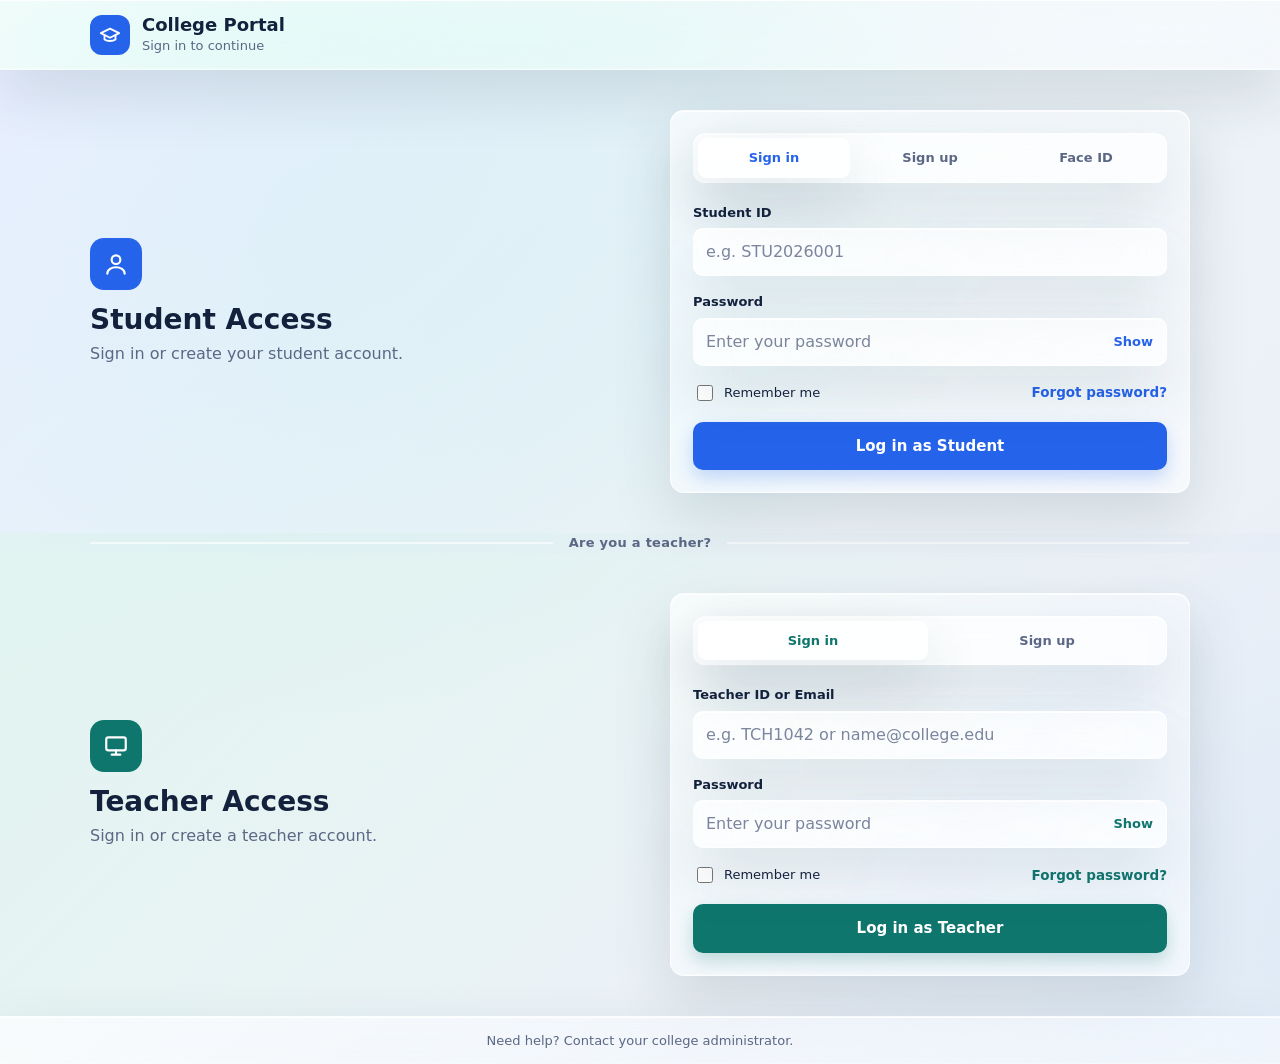
<file: xl/index.html>
<!DOCTYPE html>
<html lang="en">
<head>
  <meta charset="UTF-8">
  <meta name="viewport" content="width=device-width, initial-scale=1.0">
  <title>College Portal | Login</title>
  <link rel="stylesheet" href="style.css?v=20261010-3">
</head>
<body>
  <header class="site-header">
    <div class="brand">
      <span class="brand__logo" aria-hidden="true">
        <svg width="22" height="22" viewBox="0 0 24 24" fill="none" stroke="currentColor" stroke-width="2" stroke-linecap="round" stroke-linejoin="round"><path d="M22 10 12 5 2 10l10 5 10-5z"/><path d="M6 12v5c3 2 9 2 12 0v-5"/></svg>
      </span>
      <div>
        <h1 class="brand__name">College Portal</h1>
        <p class="brand__tag">Sign in to continue</p>
      </div>
    </div>
  </header>

  <main class="split">
    <!-- ================= STUDENT (top half) ================= -->
    <section class="panel panel--student" aria-labelledby="student-title">
      <div class="panel__intro">
        <span class="panel__icon" aria-hidden="true">
          <svg width="26" height="26" viewBox="0 0 24 24" fill="none" stroke="currentColor" stroke-width="2" stroke-linecap="round" stroke-linejoin="round"><circle cx="12" cy="8" r="4"/><path d="M4 21c0-4 4-6 8-6s8 2 8 6"/></svg>
        </span>
        <h2 id="student-title">Student Access</h2>
        <p>Sign in or create your student account.</p>
      </div>

      <div class="card">
        <div class="tabs student-tabs" role="tablist" aria-label="Student access method">
          <button class="tab is-active" role="tab" id="tab-id" aria-controls="pane-id" aria-selected="true" type="button">Sign in</button>
          <button class="tab" role="tab" id="tab-register" aria-controls="pane-register" aria-selected="false" tabindex="-1" type="button">Sign up</button>
          <button class="tab" role="tab" id="tab-frs" aria-controls="pane-frs" aria-selected="false" tabindex="-1" type="button">Face ID</button>
        </div>

        <!-- Option 1: Student ID + password -->
        <div class="pane" id="pane-id" role="tabpanel" aria-labelledby="tab-id">
          <form id="student-form" novalidate>
            <div class="field">
              <label for="student-id">Student ID</label>
              <input id="student-id" name="studentId" type="text" autocomplete="username" placeholder="e.g. STU2026001" aria-describedby="student-id-err">
              <p class="field__error" id="student-id-err" role="alert"></p>
            </div>
            <div class="field">
              <label for="student-pass">Password</label>
              <div class="password">
                <input id="student-pass" name="password" type="password" autocomplete="current-password" placeholder="Enter your password" aria-describedby="student-pass-err">
                <button class="password__toggle" type="button" data-toggle="student-pass" aria-label="Show password">Show</button>
              </div>
              <p class="field__error" id="student-pass-err" role="alert"></p>
            </div>
            <div class="row">
              <label class="check"><input type="checkbox" name="remember"> Remember me</label>
              <a class="link" href="#">Forgot password?</a>
            </div>
            <div class="alert" role="status" aria-live="polite" hidden></div>
            <button class="btn btn--primary" type="submit"><span class="btn__label">Log in as Student</span></button>
          </form>
        </div>

        <div class="pane" id="pane-register" role="tabpanel" aria-labelledby="tab-register" hidden>
          <form id="student-register-form" novalidate>
            <p class="hint">Use the student ID assigned by your college.</p>
            <div class="field">
              <label for="new-student-id">Student ID</label>
              <input id="new-student-id" name="studentId" type="text" autocomplete="username" placeholder="e.g. STU2027001" aria-describedby="new-student-id-err">
              <p class="field__error" id="new-student-id-err" role="alert"></p>
            </div>
            <div class="field">
              <label for="new-student-name">Full name</label>
              <input id="new-student-name" name="fullName" type="text" autocomplete="name" placeholder="Your full name" aria-describedby="new-student-name-err">
              <p class="field__error" id="new-student-name-err" role="alert"></p>
            </div>
            <div class="field">
              <label for="new-student-email">Email</label>
              <input id="new-student-email" name="email" type="email" autocomplete="email" placeholder="you@college.edu" aria-describedby="new-student-email-err">
              <p class="field__error" id="new-student-email-err" role="alert"></p>
            </div>
            <div class="field">
              <label for="new-student-department">Department</label>
              <select id="new-student-department" name="department">
                <option value="">Select department</option>
                <option>Computer Science</option>
                <option>Electronics</option>
                <option>Mechanical</option>
                <option>Civil</option>
                <option>Business</option>
                <option>Biotech</option>
                <option>Others</option>
              </select>
              <p class="field__error" id="new-student-department-err" role="alert"></p>
            </div>
            <div class="field">
              <label for="new-student-password">Create password</label>
              <input id="new-student-password" name="password" type="password" autocomplete="new-password" placeholder="At least 8 characters" aria-describedby="new-student-password-err">
              <p class="field__error" id="new-student-password-err" role="alert"></p>
            </div>
            <div class="field">
              <label for="new-student-confirm">Confirm password</label>
              <input id="new-student-confirm" name="confirmPassword" type="password" autocomplete="new-password" placeholder="Re-enter your password" aria-describedby="new-student-confirm-err">
              <p class="field__error" id="new-student-confirm-err" role="alert"></p>
            </div>
            <div class="row">
              <label class="check"><input type="checkbox" name="remember"> Remember me</label>
            </div>
            <div class="alert" role="status" aria-live="polite" hidden></div>
            <button class="btn btn--primary" type="submit"><span class="btn__label">Create student account</span></button>
          </form>
        </div>

        <!-- Option 2: Platform biometric sign-in -->
        <div class="pane" id="pane-frs" role="tabpanel" aria-labelledby="tab-frs" hidden>
          <div class="frs">
            <p>Enter your Student ID, then verify with Face ID, Windows Hello, or a saved passkey. Your biometric data stays on this device.</p>
            <div class="field">
              <label for="face-login-id">Student ID</label>
              <input id="face-login-id" type="text" autocomplete="username" placeholder="e.g. STU2026001">
            </div>
            <button class="btn btn--primary" id="face-login" type="button"><span class="btn__label">Sign in with Face ID</span></button>
            <p class="frs__status" id="face-status" role="status" aria-live="polite"></p>
            <details class="face-setup">
              <summary>Set up Face ID on this device</summary>
              <div class="field">
                <label for="face-student-id">Student ID</label>
                <input id="face-student-id" type="text" autocomplete="username" placeholder="e.g. STU2026001">
              </div>
              <div class="field">
                <label for="face-student-password">Student password</label>
                <input id="face-student-password" type="password" autocomplete="current-password" placeholder="Verify your account">
              </div>
              <button class="btn btn--ghost" id="face-enroll" type="button">Register this device</button>
            </details>
            <button class="link link--btn" type="button" id="frs-fallback">Use Student ID instead</button>
          </div>
        </div>
      </div>
    </section>

    <!-- ================= HORIZONTAL DIVIDER ================= -->
    <div class="divider" role="separator" aria-orientation="horizontal"><span>Are you a teacher?</span></div>

    <!-- ================= TEACHER (bottom half) ================= -->
    <section class="panel panel--teacher" aria-labelledby="teacher-title">
      <div class="panel__intro">
        <span class="panel__icon" aria-hidden="true">
          <svg width="26" height="26" viewBox="0 0 24 24" fill="none" stroke="currentColor" stroke-width="2" stroke-linecap="round" stroke-linejoin="round"><rect x="3" y="4" width="18" height="12" rx="2"/><path d="M8 20h8M12 16v4"/></svg>
        </span>
        <h2 id="teacher-title">Teacher Access</h2>
        <p>Sign in or create a teacher account.</p>
      </div>

      <div class="card">
        <div class="tabs teacher-tabs" role="tablist" aria-label="Teacher access method">
          <button class="tab is-active" role="tab" id="teacher-tab-login" aria-controls="teacher-pane-login" aria-selected="true" type="button">Sign in</button>
          <button class="tab" role="tab" id="teacher-tab-register" aria-controls="teacher-pane-register" aria-selected="false" tabindex="-1" type="button">Sign up</button>
        </div>
        <div class="pane" id="teacher-pane-login" role="tabpanel" aria-labelledby="teacher-tab-login">
          <form id="teacher-form" novalidate>
            <div class="field">
              <label for="teacher-id">Teacher ID or Email</label>
              <input id="teacher-id" name="teacherId" type="text" autocomplete="username" placeholder="e.g. TCH1042 or name@college.edu" aria-describedby="teacher-id-err">
              <p class="field__error" id="teacher-id-err" role="alert"></p>
            </div>
            <div class="field">
              <label for="teacher-pass">Password</label>
              <div class="password">
                <input id="teacher-pass" name="password" type="password" autocomplete="current-password" placeholder="Enter your password" aria-describedby="teacher-pass-err">
                <button class="password__toggle" type="button" data-toggle="teacher-pass" aria-label="Show password">Show</button>
              </div>
              <p class="field__error" id="teacher-pass-err" role="alert"></p>
            </div>
            <div class="row">
              <label class="check"><input type="checkbox" name="remember"> Remember me</label>
              <a class="link" href="#">Forgot password?</a>
            </div>
            <div class="alert" role="status" aria-live="polite" hidden></div>
            <button class="btn btn--primary btn--teacher" type="submit"><span class="btn__label">Log in as Teacher</span></button>
          </form>
        </div>
        <div class="pane" id="teacher-pane-register" role="tabpanel" aria-labelledby="teacher-tab-register" hidden>
          <form id="teacher-register-form" novalidate>
            <div class="field">
              <label for="new-teacher-id">Teacher ID</label>
              <input id="new-teacher-id" type="text" autocomplete="username" placeholder="Your college-issued teacher ID" aria-describedby="new-teacher-id-err">
              <p class="field__error" id="new-teacher-id-err" role="alert"></p>
            </div>
            <div class="field">
              <label for="new-teacher-name">Full name</label>
              <input id="new-teacher-name" type="text" autocomplete="name" placeholder="Your full name" aria-describedby="new-teacher-name-err">
              <p class="field__error" id="new-teacher-name-err" role="alert"></p>
            </div>
            <div class="field">
              <label for="new-teacher-email">College email</label>
              <input id="new-teacher-email" type="email" autocomplete="email" placeholder="you@college.edu" aria-describedby="new-teacher-email-err">
              <p class="field__error" id="new-teacher-email-err" role="alert"></p>
            </div>
            <div class="field">
              <label for="new-teacher-password">Create password</label>
              <input id="new-teacher-password" type="password" autocomplete="new-password" placeholder="At least 8 characters" aria-describedby="new-teacher-password-err">
              <p class="field__error" id="new-teacher-password-err" role="alert"></p>
            </div>
            <div class="field">
              <label for="new-teacher-confirm">Confirm password</label>
              <input id="new-teacher-confirm" type="password" autocomplete="new-password" placeholder="Re-enter your password" aria-describedby="new-teacher-confirm-err">
              <p class="field__error" id="new-teacher-confirm-err" role="alert"></p>
            </div>
            <div class="row">
              <label class="check"><input type="checkbox" name="remember"> Remember me</label>
            </div>
            <div class="alert" role="status" aria-live="polite" hidden></div>
            <button class="btn btn--primary btn--teacher" type="submit"><span class="btn__label">Create teacher account</span></button>
          </form>
        </div>
      </div>
    </section>
  </main>

  <footer class="site-footer">Need help? Contact your college administrator.</footer>

  <script src="script.js"></script>
</body>
</html>
</file>
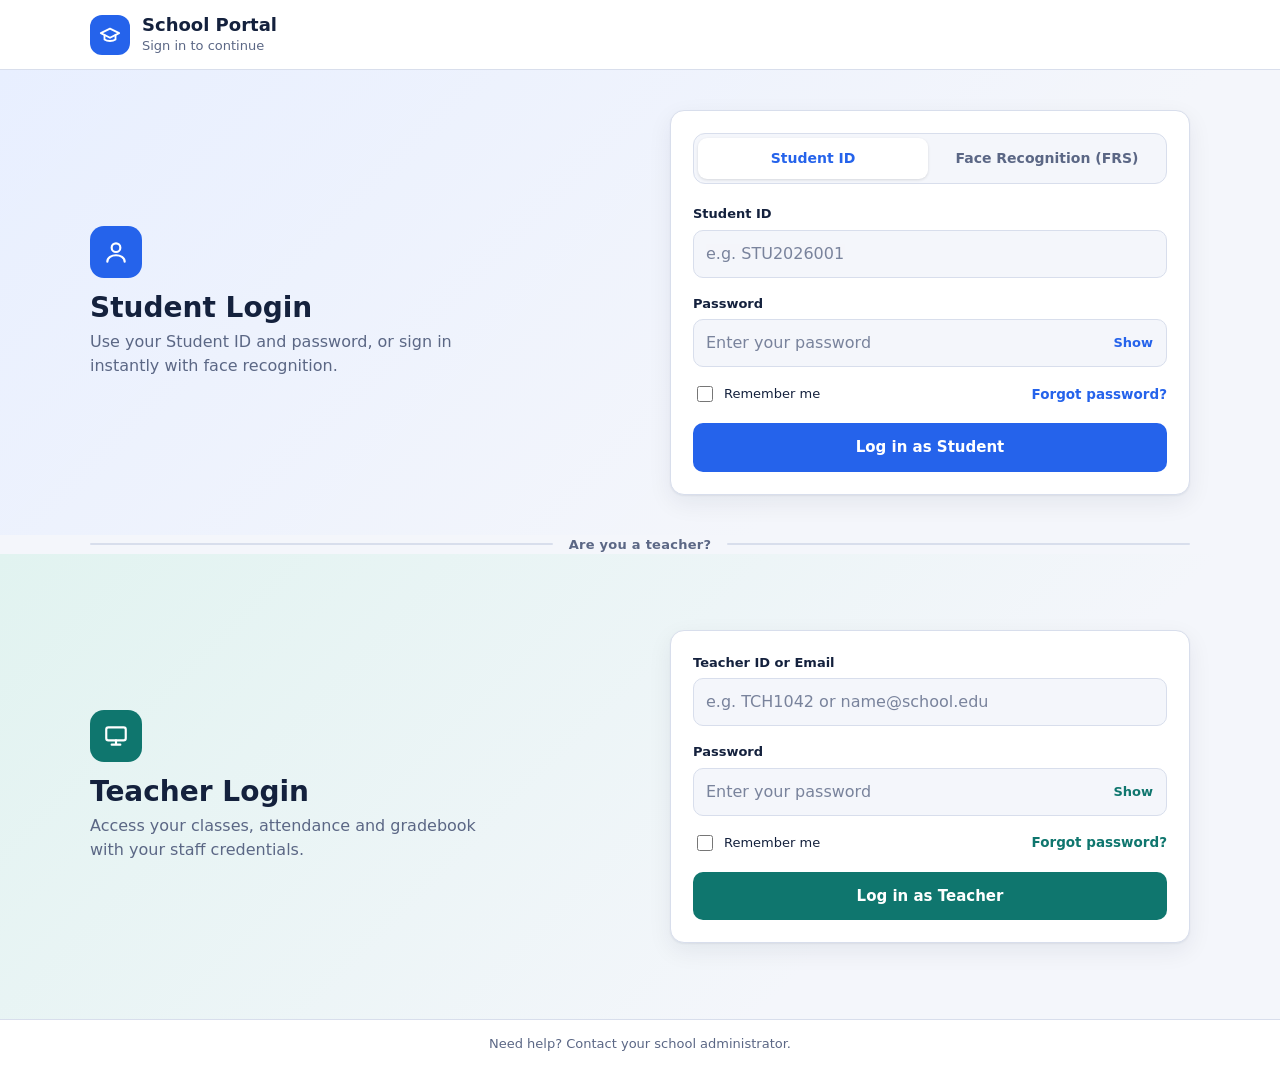
<file: xl/acadivance_platform/index.html>
<!DOCTYPE html>
<html lang="en">
<head>
  <meta charset="UTF-8">
  <meta name="viewport" content="width=device-width, initial-scale=1.0">
  <title>college Portal | Login</title>
  <link rel="stylesheet" href="style.css">
</head>
<body>
  <header class="site-header">
    <div class="brand">
      <span class="brand__logo" aria-hidden="true">
        <svg width="22" height="22" viewBox="0 0 24 24" fill="none" stroke="currentColor" stroke-width="2" stroke-linecap="round" stroke-linejoin="round"><path d="M22 10 12 5 2 10l10 5 10-5z"/><path d="M6 12v5c3 2 9 2 12 0v-5"/></svg>
      </span>
      <div>
        <h1 class="brand__name">School Portal</h1>
        <p class="brand__tag">Sign in to continue</p>
      </div>
    </div>
  </header>

  <main class="split">
    <!-- ================= STUDENT (top half) ================= -->
    <section class="panel panel--student" aria-labelledby="student-title">
      <div class="panel__intro">
        <span class="panel__icon" aria-hidden="true">
          <svg width="26" height="26" viewBox="0 0 24 24" fill="none" stroke="currentColor" stroke-width="2" stroke-linecap="round" stroke-linejoin="round"><circle cx="12" cy="8" r="4"/><path d="M4 21c0-4 4-6 8-6s8 2 8 6"/></svg>
        </span>
        <h2 id="student-title">Student Login</h2>
        <p>Use your Student ID and password, or sign in instantly with face recognition.</p>
      </div>

      <div class="card">
        <div class="tabs" role="tablist" aria-label="Student login method">
          <button class="tab is-active" role="tab" id="tab-id" aria-controls="pane-id" aria-selected="true" type="button">Student ID</button>
          <button class="tab" role="tab" id="tab-frs" aria-controls="pane-frs" aria-selected="false" tabindex="-1" type="button">Face Recognition (FRS)</button>
        </div>

        <!-- Option 1: Student ID + password -->
        <div class="pane" id="pane-id" role="tabpanel" aria-labelledby="tab-id">
          <form id="student-form" novalidate>
            <div class="field">
              <label for="student-id">Student ID</label>
              <input id="student-id" name="studentId" type="text" autocomplete="username" placeholder="e.g. STU2026001" aria-describedby="student-id-err">
              <p class="field__error" id="student-id-err" role="alert"></p>
            </div>
            <div class="field">
              <label for="student-pass">Password</label>
              <div class="password">
                <input id="student-pass" name="password" type="password" autocomplete="current-password" placeholder="Enter your password" aria-describedby="student-pass-err">
                <button class="password__toggle" type="button" data-toggle="student-pass" aria-label="Show password">Show</button>
              </div>
              <p class="field__error" id="student-pass-err" role="alert"></p>
            </div>
            <div class="row">
              <label class="check"><input type="checkbox" name="remember"> Remember me</label>
              <a class="link" href="#">Forgot password?</a>
            </div>
            <div class="alert" role="status" aria-live="polite" hidden></div>
            <button class="btn btn--primary" type="submit"><span class="btn__label">Log in as Student</span></button>
          </form>
        </div>

        <!-- Option 2: FRS -->
        <div class="pane" id="pane-frs" role="tabpanel" aria-labelledby="tab-frs" hidden>
          <div class="frs">
            <div class="frs__frame" id="frs-frame">
              <video id="frs-video" autoplay playsinline muted></video>
              <canvas id="frs-canvas" hidden></canvas>
              <div class="frs__placeholder" id="frs-placeholder">
                <svg width="56" height="56" viewBox="0 0 24 24" fill="none" stroke="currentColor" stroke-width="1.5" stroke-linecap="round" stroke-linejoin="round"><path d="M4 8V6a2 2 0 0 1 2-2h2M16 4h2a2 2 0 0 1 2 2v2M20 16v2a2 2 0 0 1-2 2h-2M8 20H6a2 2 0 0 1-2-2v-2"/><circle cx="12" cy="11" r="3"/><path d="M7 18c0-2.5 2.5-4 5-4s5 1.5 5 4"/></svg>
              </div>
              <div class="frs__guide" aria-hidden="true"></div>
              <div class="frs__scanline" aria-hidden="true"></div>
            </div>
            <p class="frs__status" id="frs-status" role="status" aria-live="polite">Turn on your camera, then position your face inside the oval.</p>
            <div class="frs__actions">
              <button class="btn btn--primary" id="frs-main" type="button"><span class="btn__label">Start camera</span></button>
              <button class="btn btn--ghost" id="frs-stop" type="button" hidden>Stop</button>
            </div>
            <p class="hint">Your camera is only used while you are scanning. <button class="link link--btn" type="button" id="frs-fallback">Use Student ID instead</button></p>
          </div>
        </div>
      </div>
    </section>

    <!-- ================= HORIZONTAL DIVIDER ================= -->
    <div class="divider" role="separator" aria-orientation="horizontal"><span>Are you a teacher?</span></div>

    <!-- ================= TEACHER (bottom half) ================= -->
    <section class="panel panel--teacher" aria-labelledby="teacher-title">
      <div class="panel__intro">
        <span class="panel__icon" aria-hidden="true">
          <svg width="26" height="26" viewBox="0 0 24 24" fill="none" stroke="currentColor" stroke-width="2" stroke-linecap="round" stroke-linejoin="round"><rect x="3" y="4" width="18" height="12" rx="2"/><path d="M8 20h8M12 16v4"/></svg>
        </span>
        <h2 id="teacher-title">Teacher Login</h2>
        <p>Access your classes, attendance and gradebook with your staff credentials.</p>
      </div>

      <div class="card">
        <form id="teacher-form" novalidate>
          <div class="field">
            <label for="teacher-id">Teacher ID or Email</label>
            <input id="teacher-id" name="teacherId" type="text" autocomplete="username" placeholder="e.g. TCH1042 or name@school.edu" aria-describedby="teacher-id-err">
            <p class="field__error" id="teacher-id-err" role="alert"></p>
          </div>
          <div class="field">
            <label for="teacher-pass">Password</label>
            <div class="password">
              <input id="teacher-pass" name="password" type="password" autocomplete="current-password" placeholder="Enter your password" aria-describedby="teacher-pass-err">
              <button class="password__toggle" type="button" data-toggle="teacher-pass" aria-label="Show password">Show</button>
            </div>
            <p class="field__error" id="teacher-pass-err" role="alert"></p>
          </div>
          <div class="row">
            <label class="check"><input type="checkbox" name="remember"> Remember me</label>
            <a class="link" href="#">Forgot password?</a>
          </div>
          <div class="alert" role="status" aria-live="polite" hidden></div>
          <button class="btn btn--primary btn--teacher" type="submit"><span class="btn__label">Log in as Teacher</span></button>
        </form>
      </div>
    </section>
  </main>

  <footer class="site-footer">Need help? Contact your school administrator.</footer>

  <script src="script.js"></script>
</body>
</html>
</file>
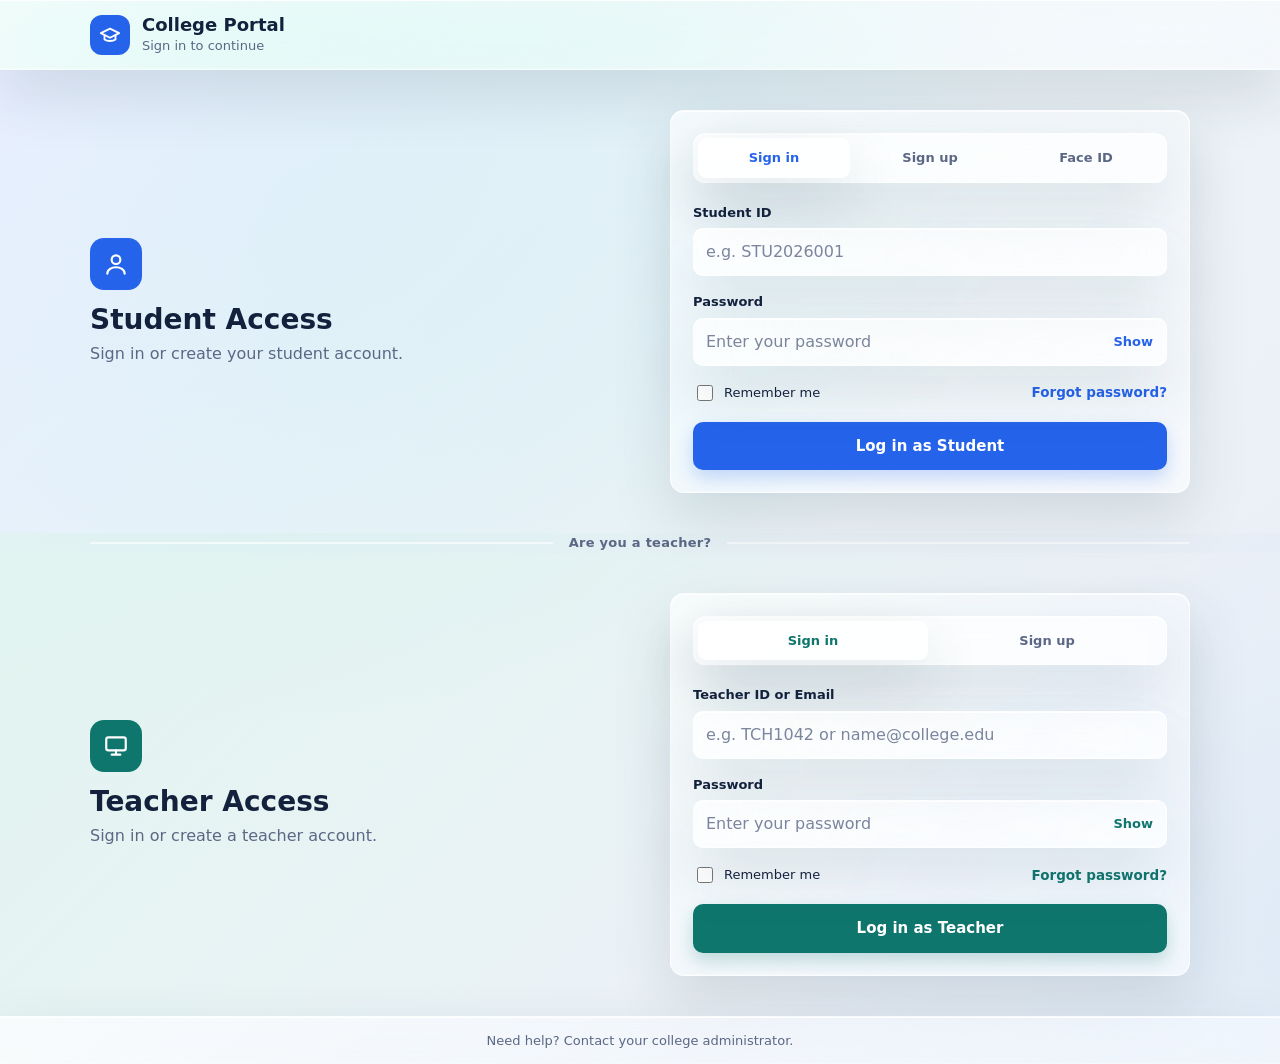
<file: xl/dashboard.html>
<!DOCTYPE html>
<html lang="en">
<head>
  <meta charset="UTF-8">
  <meta name="viewport" content="width=device-width, initial-scale=1.0">
  <title>Student Dashboard | College Portal</title>
  <link rel="stylesheet" href="dashboard.css?v=20261010-3">
</head>
<body>
  <div class="app">

    <header class="topbar">
      <div class="who">
        <span class="avatar" id="avatar" aria-hidden="true">S</span>
        <div>
          <p class="who__hi">Welcome back</p>
          <h1 class="who__name" id="who-name">Student</h1>
        </div>
      </div>
      <button class="logout" id="logout" type="button">Log out</button>
    </header>

    <main>
      <p class="role-note" id="role-note" hidden>Teacher preview: you are seeing a sample student view.</p>

      <!-- Attendance circle -->
      <section class="attendance" aria-labelledby="att-title">
        <h2 class="label" id="att-title">Attendance</h2>
        <div class="ring" id="ring" role="img" aria-label="Attendance">
          <svg viewBox="0 0 220 220" aria-hidden="true">
            <circle class="ring__track" cx="110" cy="110" r="100"></circle>
            <circle class="ring__bar" id="ring-bar" cx="110" cy="110" r="100"></circle>
          </svg>
          <div class="ring__center">
            <span class="ring__percent" id="att-percent">0%</span>
            <span class="ring__caption" id="att-caption" aria-live="polite">&nbsp;</span>
          </div>
        </div>
      </section>

      <!-- Student Success Score -->
      <section class="score" aria-labelledby="score-title">
        <div class="score__head">
          <h2 class="score__title" id="score-title">Student Success Score</h2>
          <span class="badge" id="score-badge">-</span>
        </div>
        <div class="score__row">
          <span class="score__num" id="score-num">0</span><span class="score__max">/ 100</span>
          <div class="meter" aria-hidden="true"><span id="score-bar"></span></div>
        </div>
        <details class="how">
          <summary>How is this calculated?</summary>
          <ul class="how__list" id="score-how"></ul>
        </details>
      </section>

      <!-- Boxes: Academics, LMS, Engagement, Placement, Skills, Feedback -->
      <section aria-label="Student data">
        <div class="tiles" id="tiles"><p class="loading">Loading your data…</p></div>
      </section>

      <!-- Demo control: remove before final submission -->
      <details class="demo">
        <summary>Demo: change attendance</summary>
        <label for="demo-att">Attendance: <b id="demo-att-val">75</b>%</label>
        <input type="range" id="demo-att" min="0" max="100" value="75">
      </details>
    </main>
  </div>

  <dialog id="detail" aria-labelledby="detail-title">
    <form method="dialog" class="detail__head">
      <h3 id="detail-title">Details</h3>
      <button class="detail__close" aria-label="Close">×</button>
    </form>
    <div id="detail-body"></div>
  </dialog>

  <script src="dashboard.js"></script>
</body>
</html>
</file>
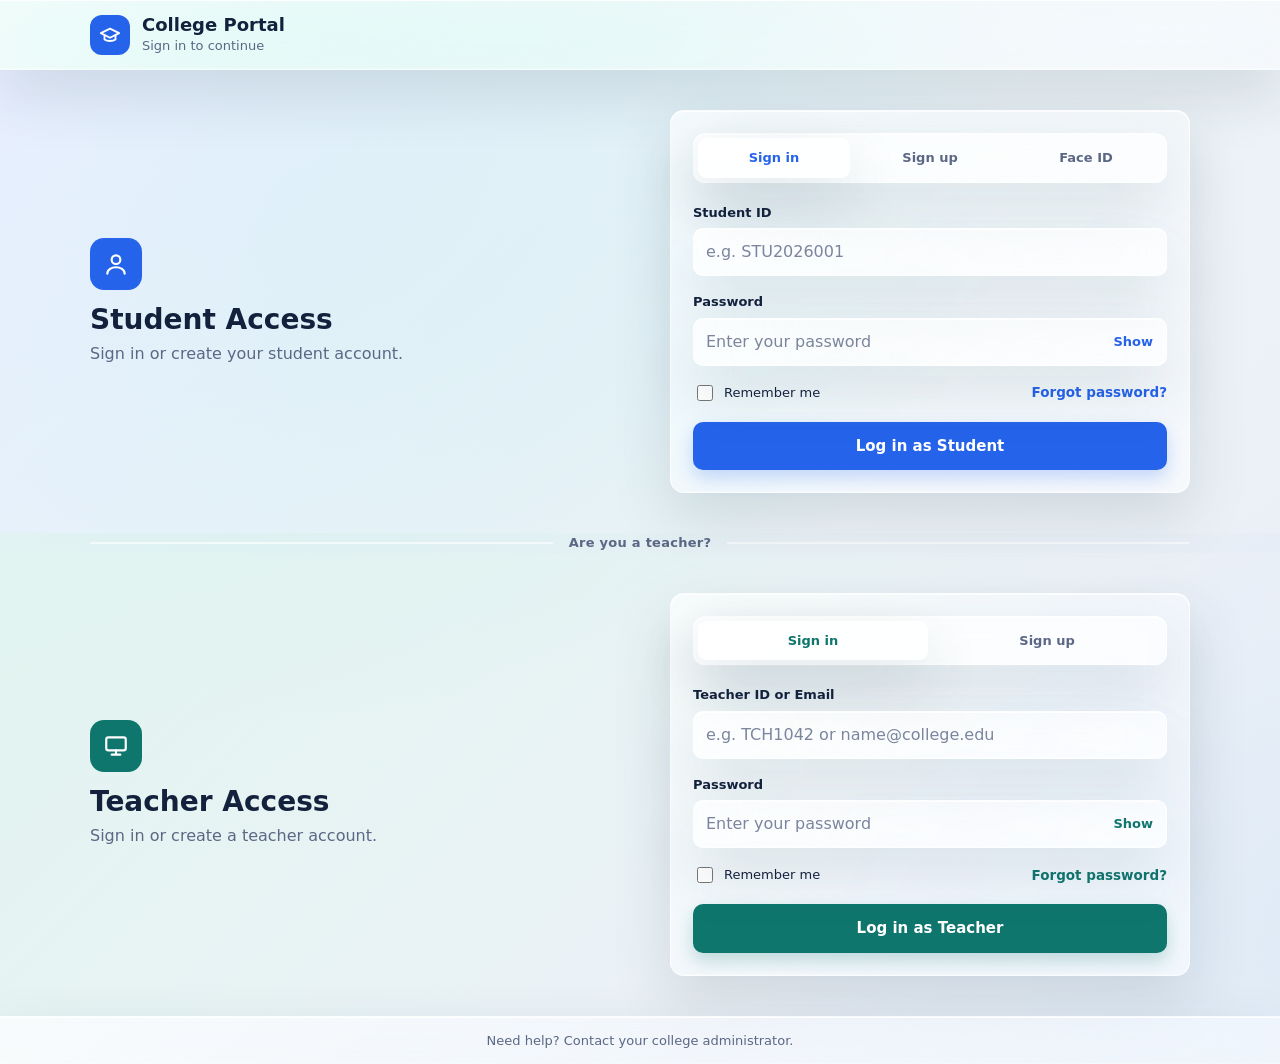
<file: xl/student-dashboard.html>
<!DOCTYPE html>
<html lang="en">
<head>
  <meta charset="UTF-8">
  <meta name="viewport" content="width=device-width, initial-scale=1.0">
  <title>Student Dashboard | College Portal</title>
  <link rel="stylesheet" href="dashboard.css?v=20261010-3">
</head>
<body>
  <div class="app">

    <header class="topbar">
      <div class="who">
        <span class="avatar" id="avatar" aria-hidden="true">S</span>
        <div>
          <p class="who__hi">Welcome back</p>
          <h1 class="who__name" id="who-name">Student</h1>
        </div>
      </div>
      <button class="logout" id="logout" type="button">Log out</button>
    </header>

    <main>
      <p class="role-note" id="role-note" hidden>Teacher preview: you are seeing a sample student view.</p>

      <!-- Attendance circle -->
      <section class="attendance" aria-labelledby="att-title">
        <h2 class="label" id="att-title">Attendance</h2>
        <div class="ring" id="ring" role="img" aria-label="Attendance">
          <svg viewBox="0 0 220 220" aria-hidden="true">
            <circle class="ring__track" cx="110" cy="110" r="100"></circle>
            <circle class="ring__bar" id="ring-bar" cx="110" cy="110" r="100"></circle>
          </svg>
          <div class="ring__center">
            <span class="ring__percent" id="att-percent">0%</span>
            <span class="ring__caption" id="att-caption" aria-live="polite">&nbsp;</span>
          </div>
        </div>
      </section>

      <!-- Student Success Score -->
      <section class="score" aria-labelledby="score-title">
        <div class="score__head">
          <h2 class="score__title" id="score-title">Student Success Score</h2>
          <span class="badge" id="score-badge">-</span>
        </div>
        <div class="score__row">
          <span class="score__num" id="score-num">0</span><span class="score__max">/ 100</span>
          <div class="meter" aria-hidden="true"><span id="score-bar"></span></div>
        </div>
        <details class="how">
          <summary>How is this calculated?</summary>
          <ul class="how__list" id="score-how"></ul>
        </details>
      </section>

      <!-- Student records and active support plans -->
      <section aria-label="Student data">
        <div class="tiles" id="tiles"><p class="loading">Loading your data…</p></div>
      </section>

      <!-- AI Coach -->
      <section class="ai-coach" aria-labelledby="ai-title">
        <div class="ai-coach__header">
          <h2 class="label" id="ai-title">AI Student Coach</h2>
          <span class="ai-chip">Smart Guidance</span>
        </div>
        <textarea id="ai-question" rows="3" placeholder="Ask about your attendance, CGPA, LMS progress, placement readiness, or next steps..."></textarea>
        <div class="ai-coach__actions">
          <button id="ask-ai-btn" type="button">Ask AI</button>
        </div>
        <div id="ai-answer" class="ai-answer" aria-live="polite">Your personalized guidance will appear here.</div>
      </section>
    </main>
  </div>

  <dialog id="detail" aria-labelledby="detail-title">
    <form method="dialog" class="detail__head">
      <h3 id="detail-title">Details</h3>
      <button class="detail__close" aria-label="Close">×</button>
    </form>
    <div id="detail-body"></div>
  </dialog>

  <script src="dashboard.js?v=20261010-1"></script>
</body>
</html>
</file>
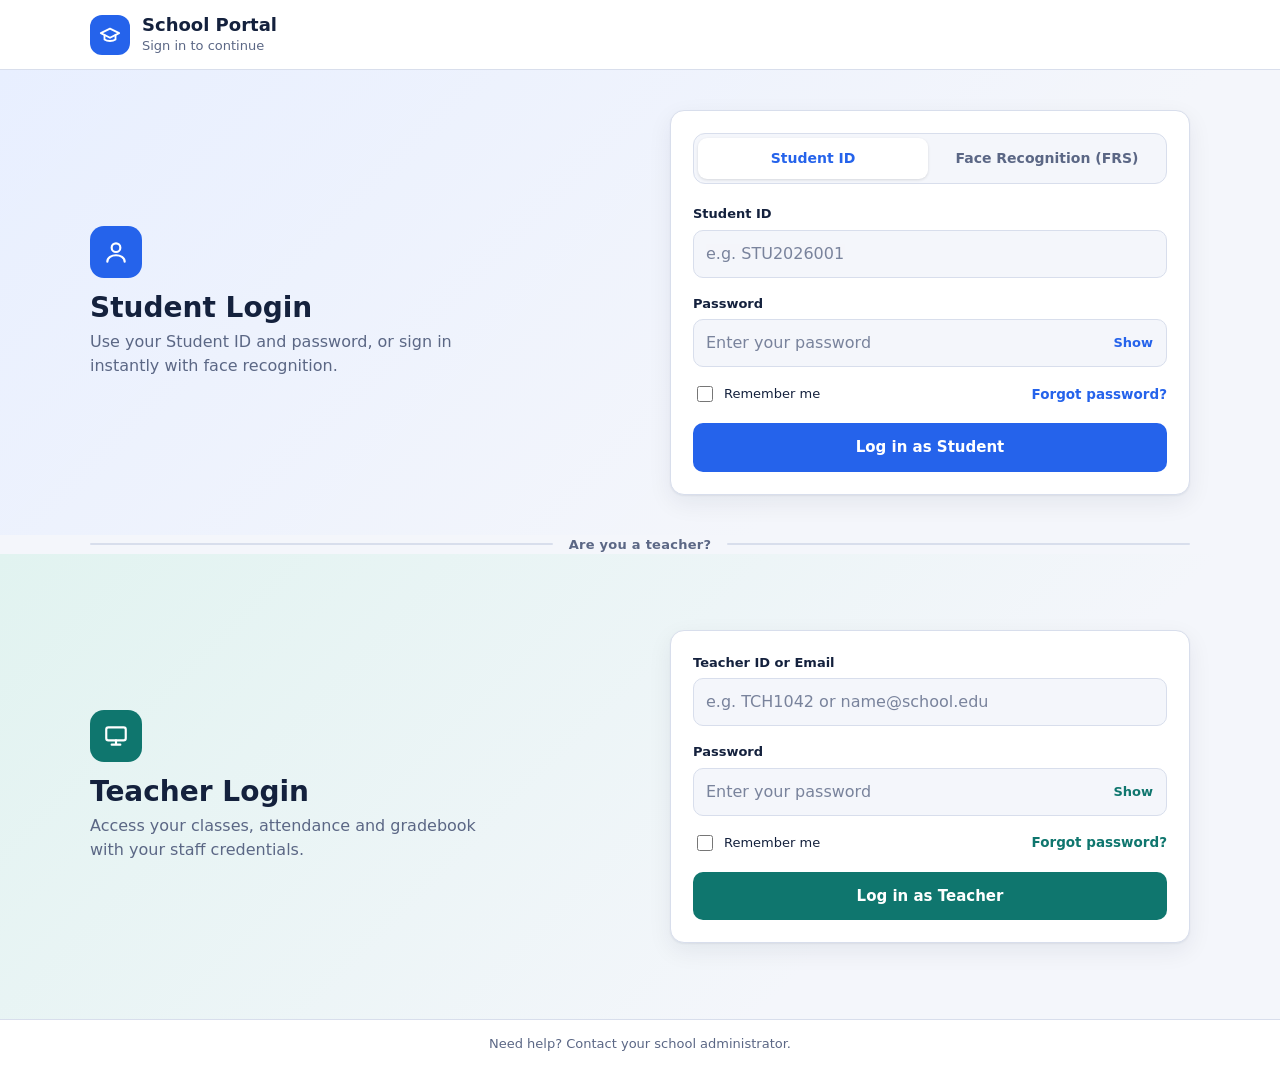
<file: xl/acadivance_platform/dashboard.html>
<!DOCTYPE html>
<html lang="en">
<head>
  <meta charset="UTF-8">
  <meta name="viewport" content="width=device-width, initial-scale=1.0">
  <title>Student Dashboard | School Portal</title>
  <link rel="stylesheet" href="dashboard.css">
</head>
<body>
  <div class="app">

    <header class="topbar">
      <div class="who">
        <span class="avatar" id="avatar" aria-hidden="true">S</span>
        <div>
          <p class="who__hi">Welcome back</p>
          <h1 class="who__name" id="who-name">Student</h1>
        </div>
      </div>
      <button class="logout" id="logout" type="button">Log out</button>
    </header>

    <main>
      <p class="role-note" id="role-note" hidden>Teacher preview: you are seeing a sample student view.</p>

      <!-- Attendance circle -->
      <section class="attendance" aria-labelledby="att-title">
        <h2 class="label" id="att-title">Attendance</h2>
        <div class="ring" id="ring" role="img" aria-label="Attendance">
          <svg viewBox="0 0 220 220" aria-hidden="true">
            <circle class="ring__track" cx="110" cy="110" r="100"></circle>
            <circle class="ring__bar" id="ring-bar" cx="110" cy="110" r="100"></circle>
          </svg>
          <div class="ring__center">
            <span class="ring__percent" id="att-percent">0%</span>
            <span class="ring__caption" id="att-caption" aria-live="polite">&nbsp;</span>
          </div>
        </div>
      </section>

      <!-- Student Success Score -->
      <section class="score" aria-labelledby="score-title">
        <div class="score__head">
          <h2 class="score__title" id="score-title">Student Success Score</h2>
          <span class="badge" id="score-badge">-</span>
        </div>
        <div class="score__row">
          <span class="score__num" id="score-num">0</span><span class="score__max">/ 100</span>
          <div class="meter" aria-hidden="true"><span id="score-bar"></span></div>
        </div>
        <details class="how">
          <summary>How is this calculated?</summary>
          <ul class="how__list" id="score-how"></ul>
        </details>
      </section>

      <!-- Boxes: Academics, LMS, Engagement, Placement, Skills, Feedback -->
      <section aria-label="Student data">
        <div class="tiles" id="tiles"><p class="loading">Loading your data…</p></div>
      </section>

      <!-- Demo control: remove before final submission -->
      <details class="demo">
        <summary>Demo: change attendance</summary>
        <label for="demo-att">Attendance: <b id="demo-att-val">75</b>%</label>
        <input type="range" id="demo-att" min="0" max="100" value="75">
      </details>
    </main>
  </div>

  <dialog id="detail" aria-labelledby="detail-title">
    <form method="dialog" class="detail__head">
      <h3 id="detail-title">Details</h3>
      <button class="detail__close" aria-label="Close">×</button>
    </form>
    <div id="detail-body"></div>
  </dialog>

  <script src="dashboard.js"></script>
</body>
</html>
</file>
<file: xl/style.css>
:root {
  --bg: #f4f6fb;
  --surface: #ffffff;
  --ink: #14213d;
  --muted: #5b6785;
  --line: #d8deec;
  --student: #2563eb;
  --student-soft: #e8efff;
  --teacher: #0f766e;
  --teacher-soft: #e1f3f0;
  --danger: #b91c1c;
  --danger-soft: #fde8e8;
  --success: #166534;
  --success-soft: #dcf5e3;
  --radius: 14px;
  --shadow: 0 1px 2px rgba(20, 33, 61, .06), 0 8px 24px rgba(20, 33, 61, .07);
  --font: system-ui, -apple-system, "Segoe UI", Roboto, "Helvetica Neue", Arial, sans-serif;
}

*, *::before, *::after { box-sizing: border-box; }
html, body { height: 100%; }
body {
  margin: 0;
  font-family: var(--font);
  background: var(--bg);
  color: var(--ink);
  line-height: 1.5;
  display: flex;
  flex-direction: column;
  min-height: 100vh;
}

/* ---------- Header / footer ---------- */
.site-header { padding: 14px 24px; background: var(--surface); border-bottom: 1px solid var(--line); }
.brand { display: flex; align-items: center; gap: 12px; max-width: 1100px; margin: 0 auto; }
.brand__logo { width: 40px; height: 40px; border-radius: 12px; display: grid; place-items: center; background: var(--student); color: #fff; }
.brand__name { margin: 0; font-size: 18px; line-height: 1.2; }
.brand__tag { margin: 0; font-size: 13px; color: var(--muted); }
.site-footer { text-align: center; padding: 14px; font-size: 13px; color: var(--muted); border-top: 1px solid var(--line); background: var(--surface); }

/* ---------- Split layout (top = student, bottom = teacher) ---------- */
.split {
  flex: 1;
  display: grid;
  grid-template-rows: 1fr auto 1fr;
  width: 100%;
}
.panel {
  display: grid;
  grid-template-columns: minmax(0, 1fr) minmax(0, 1.1fr);
  gap: 40px;
  align-items: center;
  padding: 40px max(24px, calc((100% - 1100px) / 2));
}
.panel--student { background: linear-gradient(135deg, var(--student-soft), transparent 70%); --accent: var(--student); }
.panel--teacher { background: linear-gradient(135deg, var(--teacher-soft), transparent 70%); --accent: var(--teacher); }

.panel__intro h2 { margin: 14px 0 6px; font-size: 28px; line-height: 1.15; }
.panel__intro p { margin: 0; color: var(--muted); max-width: 40ch; }
.panel__icon { width: 52px; height: 52px; border-radius: 14px; display: grid; place-items: center; background: var(--accent); color: #fff; }

/* Horizontal divider line */
.divider { display: flex; align-items: center; gap: 16px; padding: 0 max(24px, calc((100% - 1100px) / 2)); color: var(--muted); font-size: 13px; font-weight: 600; letter-spacing: .02em; }
.divider::before, .divider::after { content: ""; flex: 1; height: 2px; background: var(--line); border-radius: 2px; }

/* ---------- Card ---------- */
.card { background: var(--surface); border: 1px solid var(--line); border-radius: var(--radius); box-shadow: var(--shadow); padding: 22px; width: 100%; max-width: 520px; justify-self: end; }

/* ---------- Tabs ---------- */
.tabs { display: grid; grid-template-columns: repeat(3, minmax(0, 1fr)); gap: 4px; padding: 4px; background: var(--bg); border: 1px solid var(--line); border-radius: 12px; margin-bottom: 20px; }
.teacher-tabs { grid-template-columns: repeat(2, minmax(0, 1fr)); }
.tab { border: 0; background: transparent; color: var(--muted); font: inherit; font-weight: 600; font-size: 13px; padding: 10px 4px; border-radius: 9px; cursor: pointer; transition: background .15s, color .15s; }
.tab:hover { color: var(--ink); }
.tab.is-active { background: var(--surface); color: var(--accent); box-shadow: 0 1px 3px rgba(0, 0, 0, .12); }

/* ---------- Form ---------- */
.field { margin-bottom: 16px; }
label { display: block; font-size: 13px; font-weight: 600; margin-bottom: 6px; }
input[type="text"], input[type="email"], input[type="password"], select {
  width: 100%; font: inherit; color: var(--ink); background: var(--bg);
  border: 1.5px solid var(--line); border-radius: 10px; padding: 11px 12px;
  transition: border-color .15s, box-shadow .15s;
}
input::placeholder { color: var(--muted); opacity: .8; }
input:focus-visible, select:focus-visible { outline: none; border-color: var(--accent); box-shadow: 0 0 0 3px color-mix(in srgb, var(--accent) 25%, transparent); }
input[aria-invalid="true"], select[aria-invalid="true"] { border-color: var(--danger); }
.field__error { margin: 6px 0 0; min-height: 0; font-size: 12.5px; color: var(--danger); }
.field__error:empty { display: none; }

.password { position: relative; }
.password input { padding-right: 64px; }
.password__toggle { position: absolute; right: 6px; top: 50%; transform: translateY(-50%); border: 0; background: transparent; color: var(--accent); font: inherit; font-size: 13px; font-weight: 600; padding: 6px 8px; border-radius: 8px; cursor: pointer; }
.password__toggle:hover { background: var(--bg); }

.row { display: flex; justify-content: space-between; align-items: center; gap: 12px; flex-wrap: wrap; margin-bottom: 18px; }
.check { display: inline-flex; align-items: center; gap: 8px; font-weight: 500; margin: 0; cursor: pointer; }
.check input { width: 16px; height: 16px; accent-color: var(--accent); }
.link { color: var(--accent); font-size: 13.5px; font-weight: 600; text-decoration: none; }
.link:hover { text-decoration: underline; }
.link--btn { background: none; border: 0; padding: 0; font-family: inherit; cursor: pointer; }
a:focus-visible, button:focus-visible { outline: 3px solid color-mix(in srgb, var(--accent) 45%, transparent); outline-offset: 2px; }

/* ---------- Buttons ---------- */
.btn { display: inline-flex; align-items: center; justify-content: center; gap: 8px; width: 100%; font: inherit; font-weight: 700; font-size: 15px; padding: 12px 18px; border-radius: 10px; border: 1.5px solid transparent; cursor: pointer; transition: filter .15s, transform .05s; }
.btn:active { transform: translateY(1px); }
.btn--primary { background: var(--accent); color: #fff; }
.btn--primary:hover { filter: brightness(1.07); }
.btn--ghost { background: transparent; color: var(--ink); border-color: var(--line); }
.btn[disabled] { opacity: .65; cursor: not-allowed; }
.btn.is-loading .btn__label::after { content: ""; display: inline-block; width: 14px; height: 14px; margin-left: 10px; vertical-align: -2px; border: 2px solid rgba(255, 255, 255, .5); border-top-color: #fff; border-radius: 50%; animation: spin .7s linear infinite; }

.alert { padding: 10px 12px; border-radius: 10px; font-size: 13.5px; margin-bottom: 14px; }
.alert--error { background: var(--danger-soft); color: var(--danger); }
.alert--success { background: var(--success-soft); color: var(--success); }

/* ---------- FRS ---------- */
.frs { text-align: center; }
.frs__frame { position: relative; width: 100%; max-width: 300px; aspect-ratio: 4 / 5; margin: 0 auto 14px; border-radius: 18px; overflow: hidden; background: #0b1020; border: 2px solid var(--line); }
.frs__frame video, .frs__frame canvas { position: absolute; inset: 0; width: 100%; height: 100%; object-fit: cover; transform: scaleX(-1); }
.frs__frame video { display: none; }
.frs__frame.is-live video { display: block; }
.frs__placeholder { position: absolute; inset: 0; display: grid; place-items: center; color: #6f7ea6; }
.frs__frame.is-live .frs__placeholder { display: none; }
.frs__guide { position: absolute; left: 50%; top: 50%; width: 62%; height: 72%; transform: translate(-50%, -50%); border: 3px dashed rgba(255, 255, 255, .75); border-radius: 50%; pointer-events: none; transition: border-color .2s; }
.frs__scanline { position: absolute; left: 12%; right: 12%; top: 14%; height: 3px; border-radius: 3px; background: linear-gradient(90deg, transparent, #5eead4, transparent); box-shadow: 0 0 14px #5eead4; opacity: 0; pointer-events: none; }
.frs__frame.is-scanning .frs__scanline { opacity: 1; animation: scan 1.6s ease-in-out infinite alternate; }
.frs__frame.is-scanning .frs__guide { border-color: #5eead4; border-style: solid; }
.frs__frame.is-success { border-color: #22c55e; }
.frs__frame.is-success .frs__guide { border-color: #22c55e; border-style: solid; }
.frs__frame.is-error { border-color: #ef4444; }
.frs__status { margin: 0 0 14px; font-size: 14px; color: var(--muted); min-height: 2.9em; }
.frs__status.is-error { color: var(--danger); }
.frs__status.is-success { color: var(--success); font-weight: 600; }
.frs__actions { display: grid; gap: 10px; }
.hint { margin: 14px 0 0; font-size: 12.5px; color: var(--muted); }

.is-hidden, [hidden] { display: none !important; }

@keyframes spin { to { transform: rotate(360deg); } }
@keyframes scan { from { top: 14%; } to { top: 84%; } }
@media (prefers-reduced-motion: reduce) {
  .frs__frame.is-scanning .frs__scanline { animation: none; top: 50%; }
  .btn.is-loading .btn__label::after { animation-duration: 1.6s; }
}

/* ---------- Responsive ---------- */
@media (max-width: 860px) {
  .panel { grid-template-columns: 1fr; gap: 22px; padding: 32px 20px; }
  .card { justify-self: stretch; max-width: none; }
  .panel__intro h2 { font-size: 24px; }
  .divider { padding: 0 20px; }
}
@media (max-width: 420px) {
  .card { padding: 16px; }
  .tab { font-size: 13px; }
}

/* Shared frosted-glass login theme */
:root {
  color-scheme: light;
  --bg: #eaf2f5;
  --surface: rgba(255, 255, 255, .44);
  --line: rgba(255, 255, 255, .64);
  --shadow: 0 24px 60px rgba(32, 62, 76, .14), inset 0 1px 0 rgba(255, 255, 255, .88), inset 0 -1px 0 rgba(255, 255, 255, .24);
}

body {
  background:
    radial-gradient(ellipse at 12% 12%, rgba(45, 212, 191, .2), transparent 35%),
    radial-gradient(ellipse at 88% 76%, rgba(96, 165, 250, .18), transparent 38%),
    linear-gradient(135deg, #edf7f5, #e8eef6 58%, #f3f5f3);
  background-size: 145% 145%;
  animation: liquid-drift 28s ease-in-out infinite alternate;
}

.site-header,
.site-footer,
.card,
.tabs,
.tab.is-active,
input[type="text"],
input[type="email"],
input[type="password"],
select {
  background-color: var(--surface);
  background-image: linear-gradient(145deg, rgba(255, 255, 255, .44), rgba(255, 255, 255, .08) 48%, rgba(255, 255, 255, .22));
  border-color: var(--line);
  box-shadow: var(--shadow);
  -webkit-backdrop-filter: blur(26px) saturate(155%);
  backdrop-filter: blur(26px) saturate(155%);
  transition: transform .35s cubic-bezier(.2, .75, .25, 1), box-shadow .35s ease, border-color .3s ease, background-color .3s ease;
}

.site-header,
.site-footer {
  border-color: rgba(255, 255, 255, .52);
}

.panel--student,
.panel--teacher {
  background-color: rgba(255, 255, 255, .12);
}

.btn--primary {
  box-shadow: 0 8px 18px color-mix(in srgb, var(--accent) 24%, transparent);
  transition: transform .25s cubic-bezier(.2, .75, .25, 1), box-shadow .3s ease, filter .3s ease;
}

.card:hover {
  transform: translateY(-3px);
  box-shadow: 0 30px 72px rgba(32, 62, 76, .18), inset 0 1px 0 rgba(255, 255, 255, .92);
}

.btn--primary:hover {
  transform: translateY(-2px);
  box-shadow: 0 14px 28px color-mix(in srgb, var(--accent) 32%, transparent);
}

@keyframes liquid-drift {
  from { background-position: 0% 0%; }
  to { background-position: 100% 100%; }
}

@media (prefers-reduced-motion: reduce) {
  body { animation: none; background-size: cover; }
  .card, .btn--primary { transition: none; }
}
</file>
<file: xl/acadivance_platform/style.css>
:root {
  --bg: #f4f6fb;
  --surface: #ffffff;
  --ink: #14213d;
  --muted: #5b6785;
  --line: #d8deec;
  --student: #2563eb;
  --student-soft: #e8efff;
  --teacher: #0f766e;
  --teacher-soft: #e1f3f0;
  --danger: #b91c1c;
  --danger-soft: #fde8e8;
  --success: #166534;
  --success-soft: #dcf5e3;
  --radius: 14px;
  --shadow: 0 1px 2px rgba(20, 33, 61, .06), 0 8px 24px rgba(20, 33, 61, .07);
  --font: system-ui, -apple-system, "Segoe UI", Roboto, "Helvetica Neue", Arial, sans-serif;
}

@media (prefers-color-scheme: dark) {
  :root {
    --bg: #0e1424;
    --surface: #172036;
    --ink: #e8edf8;
    --muted: #9aa8c7;
    --line: #2a3654;
    --student: #6ea0ff;
    --student-soft: #172a52;
    --teacher: #3fd0bf;
    --teacher-soft: #0f3330;
    --danger: #ff9b9b;
    --danger-soft: #401a1f;
    --success: #86efac;
    --success-soft: #12301c;
    --shadow: none;
  }
}

*, *::before, *::after { box-sizing: border-box; }
html, body { height: 100%; }
body {
  margin: 0;
  font-family: var(--font);
  background: var(--bg);
  color: var(--ink);
  line-height: 1.5;
  display: flex;
  flex-direction: column;
  min-height: 100vh;
}

/* ---------- Header / footer ---------- */
.site-header { padding: 14px 24px; background: var(--surface); border-bottom: 1px solid var(--line); }
.brand { display: flex; align-items: center; gap: 12px; max-width: 1100px; margin: 0 auto; }
.brand__logo { width: 40px; height: 40px; border-radius: 12px; display: grid; place-items: center; background: var(--student); color: #fff; }
.brand__name { margin: 0; font-size: 18px; line-height: 1.2; }
.brand__tag { margin: 0; font-size: 13px; color: var(--muted); }
.site-footer { text-align: center; padding: 14px; font-size: 13px; color: var(--muted); border-top: 1px solid var(--line); background: var(--surface); }

/* ---------- Split layout (top = student, bottom = teacher) ---------- */
.split {
  flex: 1;
  display: grid;
  grid-template-rows: 1fr auto 1fr;
  width: 100%;
}
.panel {
  display: grid;
  grid-template-columns: minmax(0, 1fr) minmax(0, 1.1fr);
  gap: 40px;
  align-items: center;
  padding: 40px max(24px, calc((100% - 1100px) / 2));
}
.panel--student { background: linear-gradient(135deg, var(--student-soft), transparent 70%); --accent: var(--student); }
.panel--teacher { background: linear-gradient(135deg, var(--teacher-soft), transparent 70%); --accent: var(--teacher); }

.panel__intro h2 { margin: 14px 0 6px; font-size: 28px; line-height: 1.15; }
.panel__intro p { margin: 0; color: var(--muted); max-width: 40ch; }
.panel__icon { width: 52px; height: 52px; border-radius: 14px; display: grid; place-items: center; background: var(--accent); color: #fff; }

/* Horizontal divider line */
.divider { display: flex; align-items: center; gap: 16px; padding: 0 max(24px, calc((100% - 1100px) / 2)); color: var(--muted); font-size: 13px; font-weight: 600; letter-spacing: .02em; }
.divider::before, .divider::after { content: ""; flex: 1; height: 2px; background: var(--line); border-radius: 2px; }

/* ---------- Card ---------- */
.card { background: var(--surface); border: 1px solid var(--line); border-radius: var(--radius); box-shadow: var(--shadow); padding: 22px; width: 100%; max-width: 520px; justify-self: end; }

/* ---------- Tabs ---------- */
.tabs { display: grid; grid-template-columns: 1fr 1fr; gap: 4px; padding: 4px; background: var(--bg); border: 1px solid var(--line); border-radius: 12px; margin-bottom: 20px; }
.tab { border: 0; background: transparent; color: var(--muted); font: inherit; font-weight: 600; font-size: 14px; padding: 10px 8px; border-radius: 9px; cursor: pointer; transition: background .15s, color .15s; }
.tab:hover { color: var(--ink); }
.tab.is-active { background: var(--surface); color: var(--accent); box-shadow: 0 1px 3px rgba(0, 0, 0, .12); }

/* ---------- Form ---------- */
.field { margin-bottom: 16px; }
label { display: block; font-size: 13px; font-weight: 600; margin-bottom: 6px; }
input[type="text"], input[type="password"] {
  width: 100%; font: inherit; color: var(--ink); background: var(--bg);
  border: 1.5px solid var(--line); border-radius: 10px; padding: 11px 12px;
  transition: border-color .15s, box-shadow .15s;
}
input::placeholder { color: var(--muted); opacity: .8; }
input:focus-visible { outline: none; border-color: var(--accent); box-shadow: 0 0 0 3px color-mix(in srgb, var(--accent) 25%, transparent); }
input[aria-invalid="true"] { border-color: var(--danger); }
.field__error { margin: 6px 0 0; min-height: 0; font-size: 12.5px; color: var(--danger); }
.field__error:empty { display: none; }

.password { position: relative; }
.password input { padding-right: 64px; }
.password__toggle { position: absolute; right: 6px; top: 50%; transform: translateY(-50%); border: 0; background: transparent; color: var(--accent); font: inherit; font-size: 13px; font-weight: 600; padding: 6px 8px; border-radius: 8px; cursor: pointer; }
.password__toggle:hover { background: var(--bg); }

.row { display: flex; justify-content: space-between; align-items: center; gap: 12px; flex-wrap: wrap; margin-bottom: 18px; }
.check { display: inline-flex; align-items: center; gap: 8px; font-weight: 500; margin: 0; cursor: pointer; }
.check input { width: 16px; height: 16px; accent-color: var(--accent); }
.link { color: var(--accent); font-size: 13.5px; font-weight: 600; text-decoration: none; }
.link:hover { text-decoration: underline; }
.link--btn { background: none; border: 0; padding: 0; font-family: inherit; cursor: pointer; }
a:focus-visible, button:focus-visible { outline: 3px solid color-mix(in srgb, var(--accent) 45%, transparent); outline-offset: 2px; }

/* ---------- Buttons ---------- */
.btn { display: inline-flex; align-items: center; justify-content: center; gap: 8px; width: 100%; font: inherit; font-weight: 700; font-size: 15px; padding: 12px 18px; border-radius: 10px; border: 1.5px solid transparent; cursor: pointer; transition: filter .15s, transform .05s; }
.btn:active { transform: translateY(1px); }
.btn--primary { background: var(--accent); color: #fff; }
.btn--primary:hover { filter: brightness(1.07); }
.btn--ghost { background: transparent; color: var(--ink); border-color: var(--line); }
.btn[disabled] { opacity: .65; cursor: not-allowed; }
.btn.is-loading .btn__label::after { content: ""; display: inline-block; width: 14px; height: 14px; margin-left: 10px; vertical-align: -2px; border: 2px solid rgba(255, 255, 255, .5); border-top-color: #fff; border-radius: 50%; animation: spin .7s linear infinite; }

.alert { padding: 10px 12px; border-radius: 10px; font-size: 13.5px; margin-bottom: 14px; }
.alert--error { background: var(--danger-soft); color: var(--danger); }
.alert--success { background: var(--success-soft); color: var(--success); }

/* ---------- FRS ---------- */
.frs { text-align: center; }
.frs__frame { position: relative; width: 100%; max-width: 300px; aspect-ratio: 4 / 5; margin: 0 auto 14px; border-radius: 18px; overflow: hidden; background: #0b1020; border: 2px solid var(--line); }
.frs__frame video, .frs__frame canvas { position: absolute; inset: 0; width: 100%; height: 100%; object-fit: cover; transform: scaleX(-1); }
.frs__frame video { display: none; }
.frs__frame.is-live video { display: block; }
.frs__placeholder { position: absolute; inset: 0; display: grid; place-items: center; color: #6f7ea6; }
.frs__frame.is-live .frs__placeholder { display: none; }
.frs__guide { position: absolute; left: 50%; top: 50%; width: 62%; height: 72%; transform: translate(-50%, -50%); border: 3px dashed rgba(255, 255, 255, .75); border-radius: 50%; pointer-events: none; transition: border-color .2s; }
.frs__scanline { position: absolute; left: 12%; right: 12%; top: 14%; height: 3px; border-radius: 3px; background: linear-gradient(90deg, transparent, #5eead4, transparent); box-shadow: 0 0 14px #5eead4; opacity: 0; pointer-events: none; }
.frs__frame.is-scanning .frs__scanline { opacity: 1; animation: scan 1.6s ease-in-out infinite alternate; }
.frs__frame.is-scanning .frs__guide { border-color: #5eead4; border-style: solid; }
.frs__frame.is-success { border-color: #22c55e; }
.frs__frame.is-success .frs__guide { border-color: #22c55e; border-style: solid; }
.frs__frame.is-error { border-color: #ef4444; }
.frs__status { margin: 0 0 14px; font-size: 14px; color: var(--muted); min-height: 2.9em; }
.frs__status.is-error { color: var(--danger); }
.frs__status.is-success { color: var(--success); font-weight: 600; }
.frs__actions { display: grid; gap: 10px; }
.hint { margin: 14px 0 0; font-size: 12.5px; color: var(--muted); }

.is-hidden, [hidden] { display: none !important; }

@keyframes spin { to { transform: rotate(360deg); } }
@keyframes scan { from { top: 14%; } to { top: 84%; } }
@media (prefers-reduced-motion: reduce) {
  .frs__frame.is-scanning .frs__scanline { animation: none; top: 50%; }
  .btn.is-loading .btn__label::after { animation-duration: 1.6s; }
}

/* ---------- Responsive ---------- */
@media (max-width: 860px) {
  .panel { grid-template-columns: 1fr; gap: 22px; padding: 32px 20px; }
  .card { justify-self: stretch; max-width: none; }
  .panel__intro h2 { font-size: 24px; }
  .divider { padding: 0 20px; }
}
@media (max-width: 420px) {
  .card { padding: 16px; }
  .tab { font-size: 13px; }
}
</file>
<file: xl/dashboard.css>
:root {
  --bg: #f4f6fb; --surface: #ffffff; --ink: #14213d; --muted: #5b6785; --line: #d8deec;
  --brand: #2563eb;
  --good: #16a34a; --good-soft: #dcf5e3;
  --warn: #ca8a04; --warn-soft: #fdf3c8;   /* yellow */
  --bad: #dc2626;  --bad-soft: #fde2e2;
  --shadow: 0 1px 2px rgba(20,33,61,.06), 0 8px 24px rgba(20,33,61,.07);
  --font: system-ui, -apple-system, "Segoe UI", Roboto, Arial, sans-serif;
}
*, *::before, *::after { box-sizing: border-box; }
body { margin: 0; background: var(--bg); color: var(--ink); font-family: var(--font); line-height: 1.5; }
.app { max-width: 480px; margin: 0 auto; min-height: 100vh; }
main { padding: 8px 16px 40px; }

/* ---------- Top bar ---------- */
.topbar { display: flex; justify-content: space-between; align-items: center; gap: 12px; padding: 14px 16px; background: var(--surface); border-bottom: 1px solid var(--line); position: sticky; top: 0; z-index: 5; }
.who { display: flex; align-items: center; gap: 12px; min-width: 0; }
.avatar { width: 40px; height: 40px; border-radius: 50%; background: var(--brand); color: #fff; display: grid; place-items: center; font-weight: 700; flex: none; }
.who__hi { margin: 0; font-size: 12px; color: var(--muted); }
.who__name { margin: 0; font-size: 16px; line-height: 1.2; overflow: hidden; text-overflow: ellipsis; white-space: nowrap; }
.logout { font: inherit; font-size: 13px; font-weight: 600; color: var(--ink); background: transparent; border: 1px solid var(--line); border-radius: 10px; padding: 8px 12px; cursor: pointer; }
.logout:hover { background: var(--bg); }
.role-note { background: var(--warn-soft); color: var(--warn); font-size: 13px; padding: 8px 12px; border-radius: 10px; margin: 12px 0 0; }

/* ---------- Attendance circle ---------- */
.attendance { margin: 18px 0 8px; }
.label { margin: 0 0 6px; font-size: 14px; font-weight: 700; color: var(--muted); letter-spacing: .04em; text-transform: uppercase; }
.ring { --size: min(250px, 72vw); position: relative; width: var(--size); height: var(--size); margin: 0 auto; }
.ring svg { width: 100%; height: 100%; transform: rotate(-90deg); }
.ring circle { fill: none; stroke-width: 14; }
.ring__track { stroke: var(--line); }
.ring__bar { stroke: var(--brand); stroke-linecap: round; stroke-dasharray: 628.32; stroke-dashoffset: 628.32; transition: stroke-dashoffset 1.2s ease, stroke .3s; }
.ring__center { position: absolute; inset: 0; display: flex; flex-direction: column; align-items: center; justify-content: center; text-align: center; padding: 0 22px; }
.ring__percent { font-size: 54px; font-weight: 800; line-height: 1; transition: color .3s; }
.ring__caption { margin-top: 8px; font-size: 12px; font-weight: 800; letter-spacing: .08em; color: var(--muted); }

/* number colour: red below 50, yellow below 75, green from 75 */
.ring.bad  .ring__percent { color: var(--bad); }  .ring.bad  .ring__bar { stroke: var(--bad); }
.ring.warn .ring__percent { color: var(--warn); } .ring.warn .ring__bar { stroke: var(--warn); }
.ring.good .ring__percent { color: var(--good); } .ring.good .ring__bar { stroke: var(--good); }

/* ---------- Success score ---------- */
.score { background: var(--surface); border: 1px solid var(--line); border-radius: 12px; box-shadow: var(--shadow); padding: 16px; margin: 18px 0; }
.score__head { display: flex; justify-content: space-between; align-items: center; gap: 8px; }
.score__title { margin: 0; font-size: 15px; }
.badge { font-size: 12px; font-weight: 700; padding: 3px 10px; border-radius: 999px; background: var(--line); }
.badge.good { background: var(--good-soft); color: var(--good); }
.badge.warn { background: var(--warn-soft); color: var(--warn); }
.badge.bad  { background: var(--bad-soft);  color: var(--bad); }
.score__row { display: flex; align-items: baseline; gap: 6px; flex-wrap: wrap; margin-top: 8px; }
.score__num { font-size: 40px; font-weight: 800; line-height: 1; }
.score__max { color: var(--muted); font-size: 14px; }
.meter { flex-basis: 100%; height: 8px; border-radius: 8px; background: var(--line); overflow: hidden; margin-top: 8px; }
.meter span { display: block; height: 100%; width: 0; background: var(--brand); border-radius: 8px; transition: width .8s ease; }
.how { margin-top: 10px; font-size: 13px; }
.how summary { cursor: pointer; color: var(--brand); font-weight: 600; }
.how__list { list-style: none; padding: 0; margin: 8px 0 0; display: grid; gap: 4px; }
.how__list li { display: flex; justify-content: space-between; color: var(--muted); }

/* ---------- Boxes (stacked, as in the sketch) ---------- */
.tiles { display: grid; gap: 12px; }
.loading { color: var(--muted); text-align: center; }
.tile {
  display: grid; grid-template-columns: 44px 1fr auto; align-items: center; column-gap: 14px; row-gap: 10px;
  text-align: left; font: inherit; color: var(--ink); width: 100%;
  background: var(--surface); border: 2px solid var(--line); border-radius: 8px; padding: 14px 16px; cursor: pointer; box-shadow: var(--shadow);
  opacity: 0; transform: translateY(12px); animation: rise .5s ease forwards; animation-delay: calc(var(--i) * 120ms + 700ms);
  transition: border-color .15s, transform .15s;
}
.tile:hover { border-color: var(--brand); transform: translateY(-2px); }
.tile:focus-visible, .logout:focus-visible, .detail__close:focus-visible { outline: 3px solid color-mix(in srgb, var(--brand) 45%, transparent); outline-offset: 2px; }
.tile__icon { width: 44px; height: 44px; border-radius: 8px; display: grid; place-items: center; background: color-mix(in srgb, var(--brand) 14%, transparent); color: var(--brand); }
.tile__title { font-size: 16px; font-weight: 700; display: block; }
.tile__sub { font-size: 12.5px; color: var(--muted); display: block; }
.tile__metric { font-size: 20px; font-weight: 800; text-align: right; }
.mini { grid-column: 1 / -1; height: 6px; border-radius: 6px; background: var(--line); overflow: hidden; }
.mini span { display: block; height: 100%; background: var(--brand); border-radius: 6px; }

/* ---------- Demo box ---------- */
.demo { margin-top: 22px; font-size: 13px; color: var(--muted); background: var(--surface); border: 1px dashed var(--line); border-radius: 12px; padding: 10px 12px; }
.demo summary { cursor: pointer; }
.demo label { display: block; margin: 10px 0 4px; }
.demo input { width: 100%; }

/* ---------- Details pop-up ---------- */
dialog { width: min(440px, 92vw); max-height: 85vh; border: 1px solid var(--line); border-radius: 14px; background: var(--surface); color: var(--ink); padding: 0; box-shadow: 0 20px 60px rgba(0,0,0,.35); }
dialog::backdrop { background: rgba(10, 16, 32, .55); }
.detail__head { display: flex; justify-content: space-between; align-items: center; padding: 16px 18px 8px; margin: 0; }
.detail__head h3 { margin: 0; font-size: 18px; }
.detail__close { font-size: 26px; line-height: 1; background: none; border: 0; color: var(--muted); cursor: pointer; padding: 0 6px; }
#detail-body { padding: 4px 18px 20px; overflow: auto; }
.kv { display: grid; gap: 8px; margin: 0; }
.kv div { display: flex; justify-content: space-between; gap: 12px; border-bottom: 1px solid var(--line); padding-bottom: 6px; }
.kv dt { color: var(--muted); } .kv dd { margin: 0; font-weight: 700; text-align: right; }
.bars { display: grid; gap: 10px; margin: 12px 0 0; }
.bars b { font-size: 13px; display: flex; justify-content: space-between; margin-bottom: 4px; }
.bars .mini { grid-column: auto; }
.quote { background: var(--bg); border-left: 3px solid var(--brand); border-radius: 0 10px 10px 0; padding: 8px 12px; margin: 10px 0 0; font-size: 14px; }
.quote small { display: block; color: var(--muted); }

.sr-only { position: absolute; width: 1px; height: 1px; padding: 0; margin: -1px; overflow: hidden; clip: rect(0, 0, 0, 0); white-space: nowrap; border: 0; }
.ai-coach { background: linear-gradient(180deg, rgba(37,99,235,0.04), rgba(255,255,255,0.9)); border: 1px solid rgba(37,99,235,0.16); border-radius: 18px; padding: 16px; margin-top: 18px; box-shadow: 0 14px 28px rgba(37,99,235,0.08); }
.ai-coach__header { display: flex; justify-content: space-between; align-items: center; gap: 8px; margin-bottom: 12px; }
.ai-chip { display: inline-flex; align-items: center; background: linear-gradient(135deg, rgba(37,99,235,0.12), rgba(16,185,129,0.12)); color: var(--brand); border: 1px solid rgba(37,99,235,0.15); border-radius: 999px; padding: 5px 10px; font-size: 11px; font-weight: 700; letter-spacing: .04em; text-transform: uppercase; }
#ai-question { width: 100%; border: 1px solid rgba(37,99,235,0.16); border-radius: 12px; padding: 12px 14px; font: inherit; resize: vertical; background: rgba(255,255,255,0.7); color: var(--ink); box-shadow: inset 0 1px 2px rgba(15,23,42,0.04); }
#ai-question:focus { outline: 3px solid rgba(37,99,235,0.12); border-color: rgba(37,99,235,0.28); }
.ai-coach__actions { display: flex; justify-content: flex-end; margin-top: 10px; }
#ask-ai-btn { border: 0; border-radius: 10px; background: linear-gradient(135deg, var(--brand), #1d4ed8); color: #fff; font: inherit; font-weight: 700; padding: 10px 16px; cursor: pointer; box-shadow: 0 10px 20px rgba(37,99,235,0.18); }
#ask-ai-btn:hover { filter: brightness(1.04); }
#ask-ai-btn:disabled { opacity: 0.7; cursor: wait; }
.ai-answer { margin-top: 12px; background: rgba(255,255,255,0.9); border: 1px solid rgba(15, 23, 42, 0.06); border-radius: 12px; padding: 12px 14px; font-size: 14px; line-height: 1.6; color: var(--ink); min-height: 78px; }

@keyframes rise { to { opacity: 1; transform: none; } }
@media (prefers-reduced-motion: reduce) {
  .tile { animation: none; opacity: 1; transform: none; }
  .ring__bar, .meter span { transition: none; }
}

/* Shared frosted-glass student theme */
:root {
  color-scheme: light;
  --bg: #eaf2f5;
  --surface: rgba(255, 255, 255, .42);
  --line: rgba(255, 255, 255, .64);
  --shadow: 0 22px 52px rgba(32, 62, 76, .13), inset 0 1px 0 rgba(255, 255, 255, .88), inset 0 -1px 0 rgba(255, 255, 255, .22);
}

body {
  background:
    radial-gradient(ellipse at 10% 12%, rgba(45, 212, 191, .19), transparent 34%),
    radial-gradient(ellipse at 90% 72%, rgba(96, 165, 250, .16), transparent 40%),
    linear-gradient(135deg, #edf7f5, #e8eef6 58%, #f3f5f3);
  background-size: 145% 145%;
  animation: liquid-drift 30s ease-in-out infinite alternate;
}

.topbar,
.score,
.tile,
.demo,
dialog,
.ai-coach,
.ai-answer {
  background-color: var(--surface);
  background-image: linear-gradient(145deg, rgba(255, 255, 255, .4), rgba(255, 255, 255, .06) 48%, rgba(255, 255, 255, .2));
  border-color: var(--line);
  box-shadow: var(--shadow);
  -webkit-backdrop-filter: blur(26px) saturate(155%);
  backdrop-filter: blur(26px) saturate(155%);
  transition: transform .4s cubic-bezier(.2, .75, .25, 1), box-shadow .4s ease, border-color .3s ease, background-color .3s ease;
}

.topbar {
  border-bottom-color: rgba(255, 255, 255, .5);
}

.tile {
  border-width: 1px;
}

.score:hover,
.tile:hover,
.ai-coach:hover {
  transform: translateY(-3px);
  box-shadow: 0 28px 64px rgba(32, 62, 76, .17), inset 0 1px 0 rgba(255, 255, 255, .92);
}

.tile:focus-visible,
.logout:focus-visible,
.detail__close:focus-visible,
#ask-ai-btn:focus-visible {
  outline: 3px solid rgba(37, 99, 235, .48);
  outline-offset: 3px;
}

#ai-question {
  background: rgba(255, 255, 255, .3);
  -webkit-backdrop-filter: blur(18px) saturate(145%);
  backdrop-filter: blur(18px) saturate(145%);
}

@keyframes liquid-drift {
  from { background-position: 0% 0%; }
  to { background-position: 100% 100%; }
}

@media (prefers-reduced-motion: reduce) {
  body { animation: none; background-size: cover; }
  .topbar, .score, .tile, .ai-coach { transition: none; }
}
</file>
<file: xl/acadivance_platform/dashboard.css>
:root {
  --bg: #f4f6fb; --surface: #ffffff; --ink: #14213d; --muted: #5b6785; --line: #d8deec;
  --brand: #2563eb;
  --good: #16a34a; --good-soft: #dcf5e3;
  --warn: #ca8a04; --warn-soft: #fdf3c8;   /* yellow */
  --bad: #dc2626;  --bad-soft: #fde2e2;
  --shadow: 0 1px 2px rgba(20,33,61,.06), 0 8px 24px rgba(20,33,61,.07);
  --font: system-ui, -apple-system, "Segoe UI", Roboto, Arial, sans-serif;
}
@media (prefers-color-scheme: dark) {
  :root {
    --bg: #0e1424; --surface: #172036; --ink: #e8edf8; --muted: #9aa8c7; --line: #2a3654;
    --brand: #6ea0ff;
    --good: #4ade80; --good-soft: #12301c;
    --warn: #facc15; --warn-soft: #3a3208;
    --bad: #f87171;  --bad-soft: #401a1f;
    --shadow: none;
  }
}

*, *::before, *::after { box-sizing: border-box; }
body { margin: 0; background: var(--bg); color: var(--ink); font-family: var(--font); line-height: 1.5; }
.app { max-width: 480px; margin: 0 auto; min-height: 100vh; }
main { padding: 8px 16px 40px; }

/* ---------- Top bar ---------- */
.topbar { display: flex; justify-content: space-between; align-items: center; gap: 12px; padding: 14px 16px; background: var(--surface); border-bottom: 1px solid var(--line); position: sticky; top: 0; z-index: 5; }
.who { display: flex; align-items: center; gap: 12px; min-width: 0; }
.avatar { width: 40px; height: 40px; border-radius: 50%; background: var(--brand); color: #fff; display: grid; place-items: center; font-weight: 700; flex: none; }
.who__hi { margin: 0; font-size: 12px; color: var(--muted); }
.who__name { margin: 0; font-size: 16px; line-height: 1.2; overflow: hidden; text-overflow: ellipsis; white-space: nowrap; }
.logout { font: inherit; font-size: 13px; font-weight: 600; color: var(--ink); background: transparent; border: 1px solid var(--line); border-radius: 10px; padding: 8px 12px; cursor: pointer; }
.logout:hover { background: var(--bg); }
.role-note { background: var(--warn-soft); color: var(--warn); font-size: 13px; padding: 8px 12px; border-radius: 10px; margin: 12px 0 0; }

/* ---------- Attendance circle ---------- */
.attendance { margin: 18px 0 8px; }
.label { margin: 0 0 6px; font-size: 14px; font-weight: 700; color: var(--muted); letter-spacing: .04em; text-transform: uppercase; }
.ring { --size: min(250px, 72vw); position: relative; width: var(--size); height: var(--size); margin: 0 auto; }
.ring svg { width: 100%; height: 100%; transform: rotate(-90deg); }
.ring circle { fill: none; stroke-width: 14; }
.ring__track { stroke: var(--line); }
.ring__bar { stroke: var(--brand); stroke-linecap: round; stroke-dasharray: 628.32; stroke-dashoffset: 628.32; transition: stroke-dashoffset 1.2s ease, stroke .3s; }
.ring__center { position: absolute; inset: 0; display: flex; flex-direction: column; align-items: center; justify-content: center; text-align: center; padding: 0 22px; }
.ring__percent { font-size: 54px; font-weight: 800; line-height: 1; transition: color .3s; }
.ring__caption { margin-top: 8px; font-size: 12px; font-weight: 800; letter-spacing: .08em; color: var(--muted); }

/* number colour: red below 50, yellow below 75, green from 75 */
.ring.bad  .ring__percent { color: var(--bad); }  .ring.bad  .ring__bar { stroke: var(--bad); }
.ring.warn .ring__percent { color: var(--warn); } .ring.warn .ring__bar { stroke: var(--warn); }
.ring.good .ring__percent { color: var(--good); } .ring.good .ring__bar { stroke: var(--good); }

/* ---------- Success score ---------- */
.score { background: var(--surface); border: 1px solid var(--line); border-radius: 12px; box-shadow: var(--shadow); padding: 16px; margin: 18px 0; }
.score__head { display: flex; justify-content: space-between; align-items: center; gap: 8px; }
.score__title { margin: 0; font-size: 15px; }
.badge { font-size: 12px; font-weight: 700; padding: 3px 10px; border-radius: 999px; background: var(--line); }
.badge.good { background: var(--good-soft); color: var(--good); }
.badge.warn { background: var(--warn-soft); color: var(--warn); }
.badge.bad  { background: var(--bad-soft);  color: var(--bad); }
.score__row { display: flex; align-items: baseline; gap: 6px; flex-wrap: wrap; margin-top: 8px; }
.score__num { font-size: 40px; font-weight: 800; line-height: 1; }
.score__max { color: var(--muted); font-size: 14px; }
.meter { flex-basis: 100%; height: 8px; border-radius: 8px; background: var(--line); overflow: hidden; margin-top: 8px; }
.meter span { display: block; height: 100%; width: 0; background: var(--brand); border-radius: 8px; transition: width .8s ease; }
.how { margin-top: 10px; font-size: 13px; }
.how summary { cursor: pointer; color: var(--brand); font-weight: 600; }
.how__list { list-style: none; padding: 0; margin: 8px 0 0; display: grid; gap: 4px; }
.how__list li { display: flex; justify-content: space-between; color: var(--muted); }

/* ---------- Boxes (stacked, as in the sketch) ---------- */
.tiles { display: grid; gap: 12px; }
.loading { color: var(--muted); text-align: center; }
.tile {
  display: grid; grid-template-columns: 44px 1fr auto; align-items: center; column-gap: 14px; row-gap: 10px;
  text-align: left; font: inherit; color: var(--ink); width: 100%;
  background: var(--surface); border: 2px solid var(--line); border-radius: 8px; padding: 14px 16px; cursor: pointer; box-shadow: var(--shadow);
  opacity: 0; transform: translateY(12px); animation: rise .5s ease forwards; animation-delay: calc(var(--i) * 120ms + 700ms);
  transition: border-color .15s, transform .15s;
}
.tile:hover { border-color: var(--brand); transform: translateY(-2px); }
.tile:focus-visible, .logout:focus-visible, .detail__close:focus-visible { outline: 3px solid color-mix(in srgb, var(--brand) 45%, transparent); outline-offset: 2px; }
.tile__icon { width: 44px; height: 44px; border-radius: 8px; display: grid; place-items: center; background: color-mix(in srgb, var(--brand) 14%, transparent); color: var(--brand); }
.tile__title { font-size: 16px; font-weight: 700; display: block; }
.tile__sub { font-size: 12.5px; color: var(--muted); display: block; }
.tile__metric { font-size: 20px; font-weight: 800; text-align: right; }
.mini { grid-column: 1 / -1; height: 6px; border-radius: 6px; background: var(--line); overflow: hidden; }
.mini span { display: block; height: 100%; background: var(--brand); border-radius: 6px; }

/* ---------- Demo box ---------- */
.demo { margin-top: 22px; font-size: 13px; color: var(--muted); background: var(--surface); border: 1px dashed var(--line); border-radius: 12px; padding: 10px 12px; }
.demo summary { cursor: pointer; }
.demo label { display: block; margin: 10px 0 4px; }
.demo input { width: 100%; }

/* ---------- Details pop-up ---------- */
dialog { width: min(440px, 92vw); max-height: 85vh; border: 1px solid var(--line); border-radius: 14px; background: var(--surface); color: var(--ink); padding: 0; box-shadow: 0 20px 60px rgba(0,0,0,.35); }
dialog::backdrop { background: rgba(10, 16, 32, .55); }
.detail__head { display: flex; justify-content: space-between; align-items: center; padding: 16px 18px 8px; margin: 0; }
.detail__head h3 { margin: 0; font-size: 18px; }
.detail__close { font-size: 26px; line-height: 1; background: none; border: 0; color: var(--muted); cursor: pointer; padding: 0 6px; }
#detail-body { padding: 4px 18px 20px; overflow: auto; }
.kv { display: grid; gap: 8px; margin: 0; }
.kv div { display: flex; justify-content: space-between; gap: 12px; border-bottom: 1px solid var(--line); padding-bottom: 6px; }
.kv dt { color: var(--muted); } .kv dd { margin: 0; font-weight: 700; text-align: right; }
.bars { display: grid; gap: 10px; margin: 12px 0 0; }
.bars b { font-size: 13px; display: flex; justify-content: space-between; margin-bottom: 4px; }
.bars .mini { grid-column: auto; }
.quote { background: var(--bg); border-left: 3px solid var(--brand); border-radius: 0 10px 10px 0; padding: 8px 12px; margin: 10px 0 0; font-size: 14px; }
.quote small { display: block; color: var(--muted); }

@keyframes rise { to { opacity: 1; transform: none; } }
@media (prefers-reduced-motion: reduce) {
  .tile { animation: none; opacity: 1; transform: none; }
  .ring__bar, .meter span { transition: none; }
}
</file>
